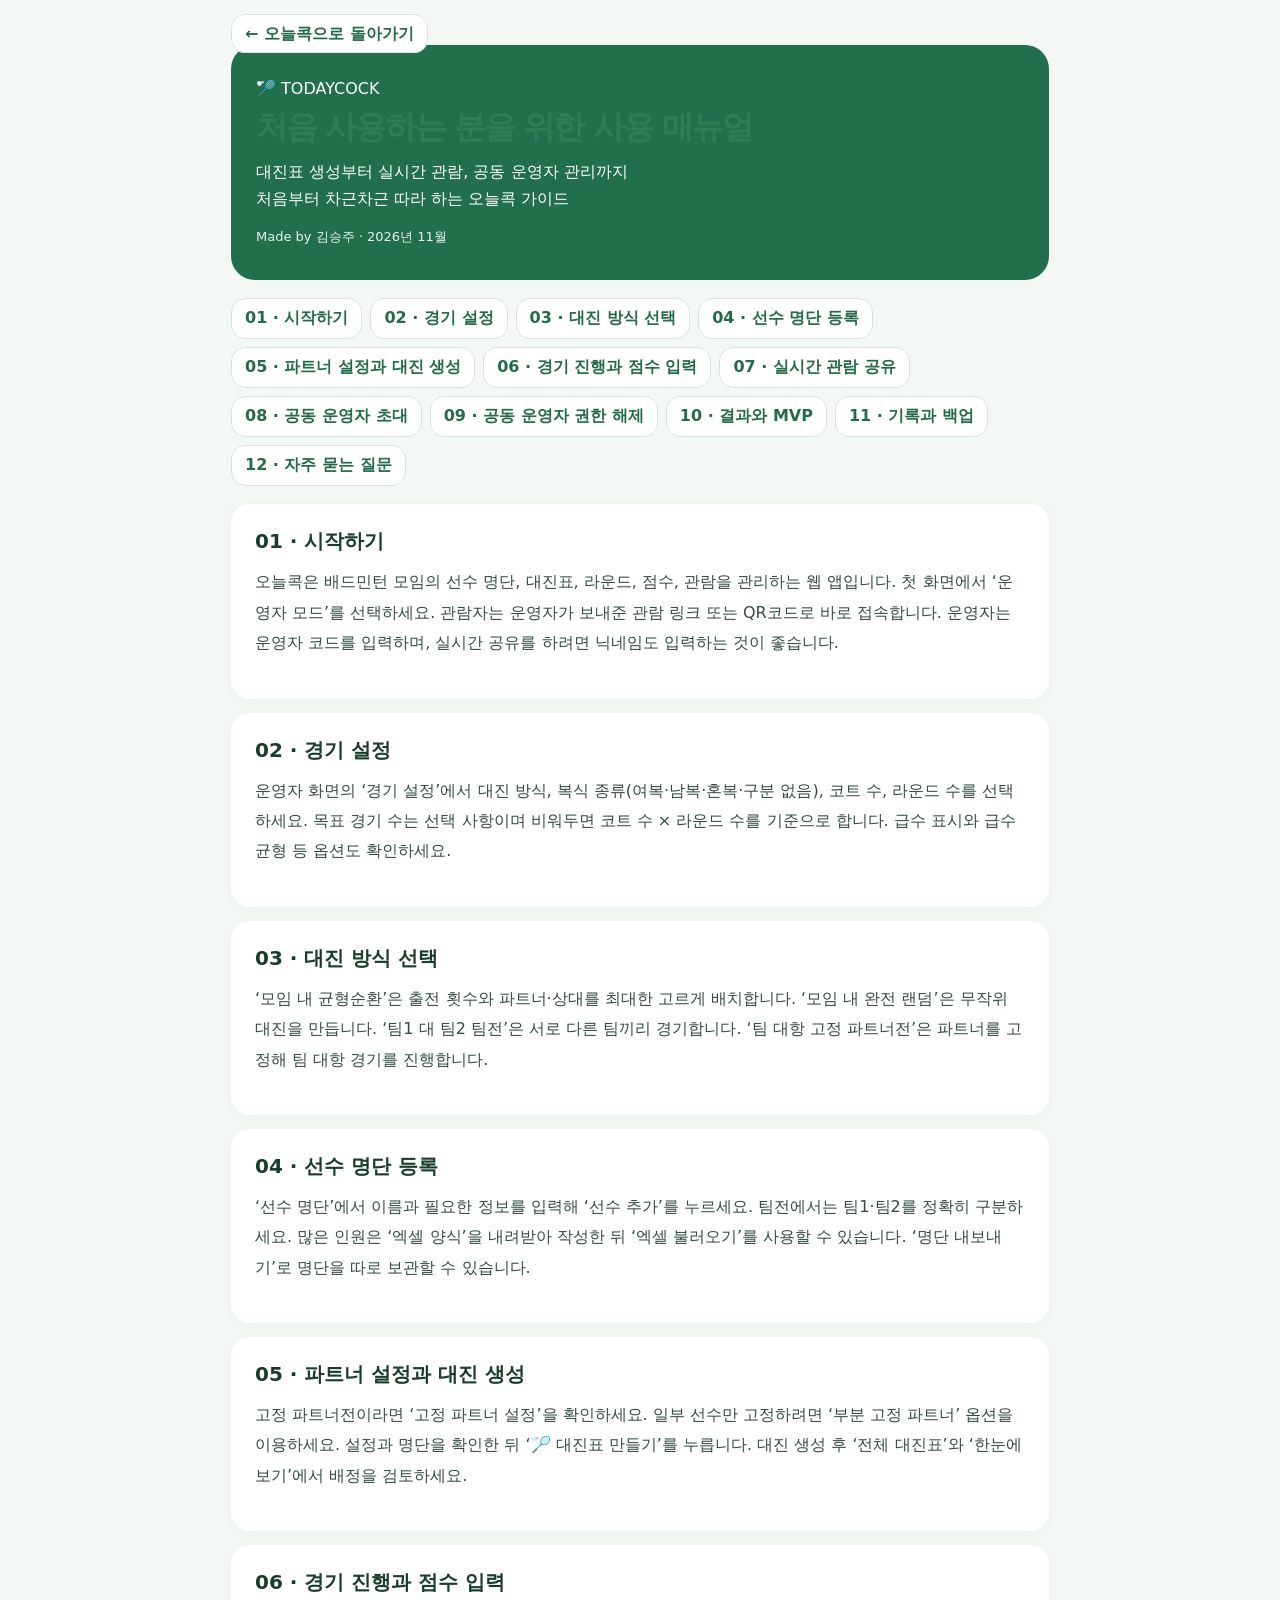
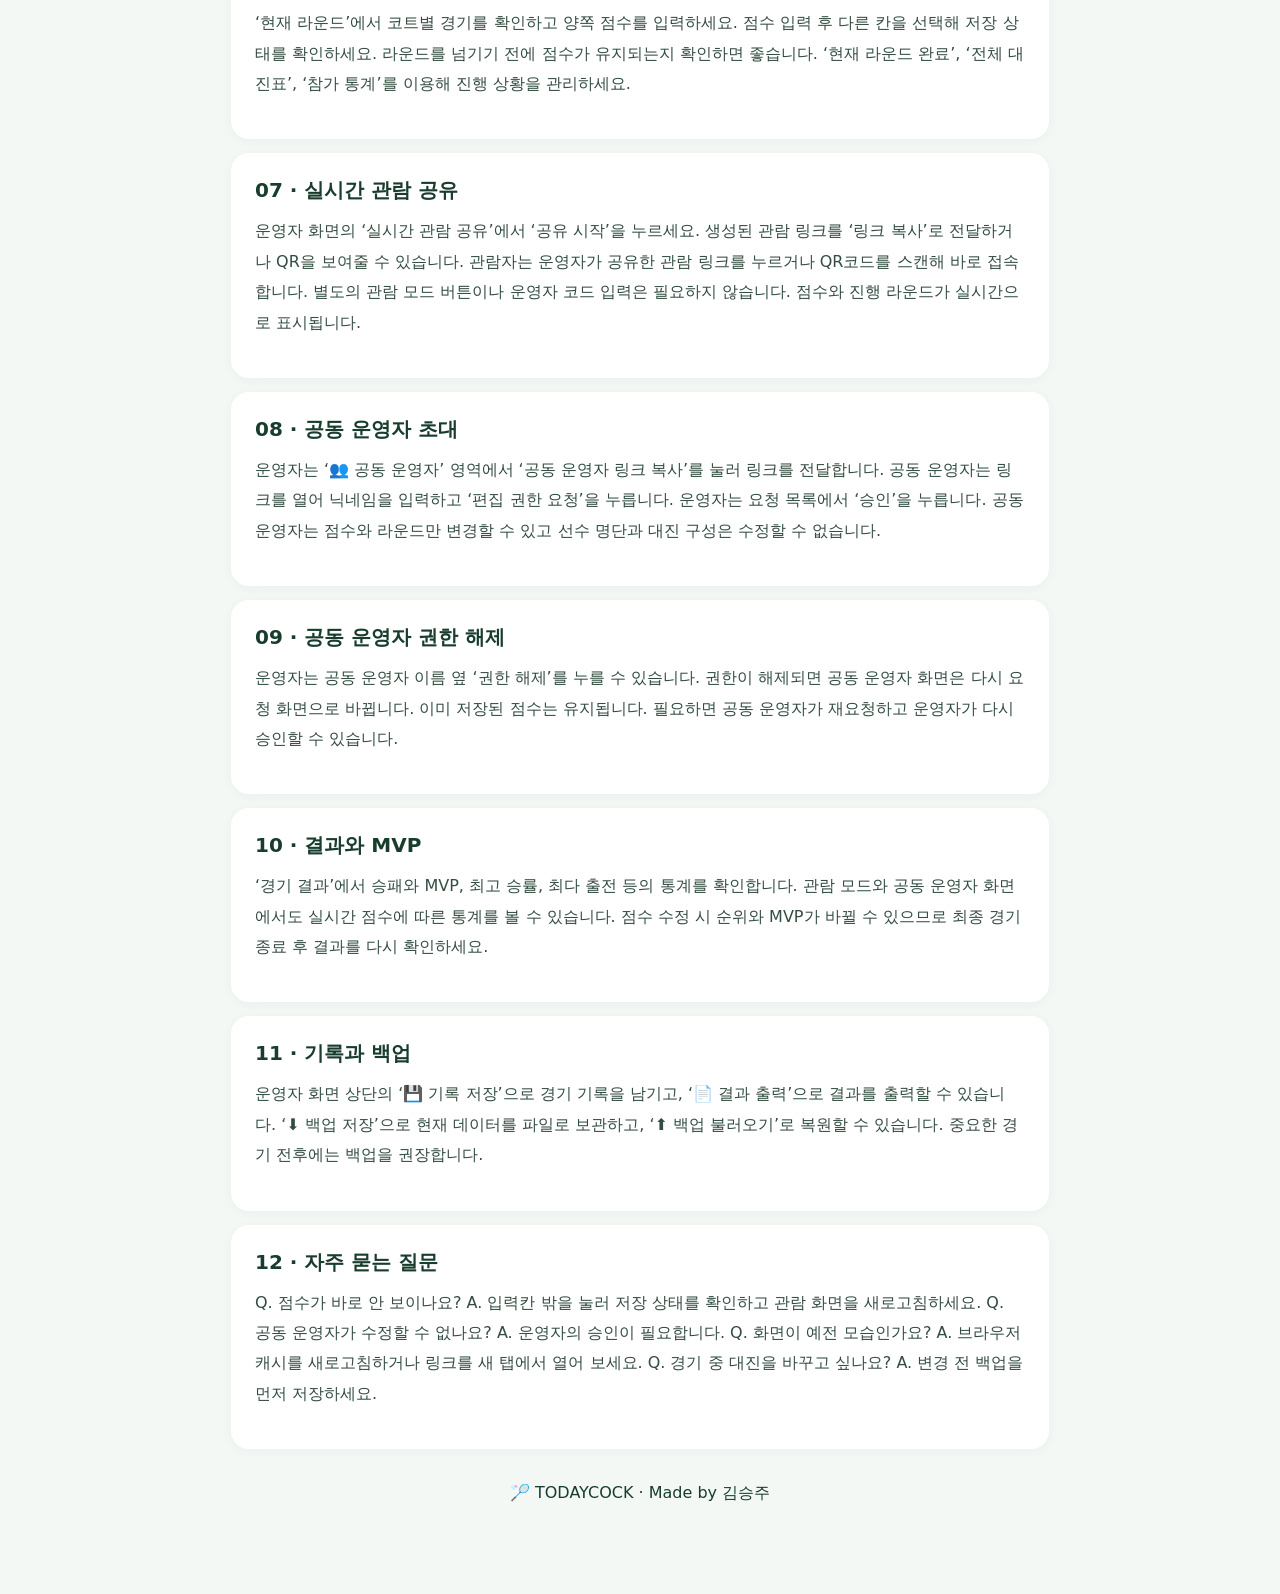
<file: guide.html>
<!doctype html><html lang="ko"><head><meta charset="utf-8"><meta name="viewport" content="width=device-width,initial-scale=1"><title>오늘콕 | 처음 사용하는 분을 위한 매뉴얼</title><link rel="stylesheet" href="style.css"><style>body{background:#f3f8f5;color:#183d2c;font-family:system-ui,-apple-system,sans-serif}.manual{max-width:850px;margin:auto;padding:24px 16px 70px}.hero{background:#226f4d;color:white;border-radius:24px;padding:34px 25px}.hero h1{font-size:32px;margin:8px 0}.hero p{line-height:1.7}.nav{display:flex;flex-wrap:wrap;gap:8px;margin:18px 0}.nav a,.back{background:#fff;border:1px solid #d6e6dc;padding:9px 13px;border-radius:14px;color:#246a4b;text-decoration:none;font-weight:650}.manual section{background:#fff;padding:24px;margin:14px 0;border-radius:18px;box-shadow:0 2px 12px #183d2c0a}.manual h2{font-size:20px;margin:0 0 12px}.manual section p{line-height:1.9;white-space:pre-line;color:#344d40}.note{font-size:13px;color:#6b7e73}.manual footer{text-align:center;padding:20px}.manual .hero .note{color:#e5f4ea}@media print{.nav,.back{display:none}.manual section{break-inside:avoid;box-shadow:none;border:1px solid #ddd}.hero{background:white;color:black;border:1px solid #ddd}}</style></head><body><main class="manual"><a class="back" href="index.html">← 오늘콕으로 돌아가기</a><div class="hero"><div>🏸 TODAYCOCK</div><h1>처음 사용하는 분을 위한 사용 매뉴얼</h1><p>대진표 생성부터 실시간 관람, 공동 운영자 관리까지<br>처음부터 차근차근 따라 하는 오늘콕 가이드</p><div class="note">Made by 김승주 · 2026년 11월</div></div><nav class="nav"><a href="#step1">01 · 시작하기</a><a href="#step2">02 · 경기 설정</a><a href="#step3">03 · 대진 방식 선택</a><a href="#step4">04 · 선수 명단 등록</a><a href="#step5">05 · 파트너 설정과 대진 생성</a><a href="#step6">06 · 경기 진행과 점수 입력</a><a href="#step7">07 · 실시간 관람 공유</a><a href="#step8">08 · 공동 운영자 초대</a><a href="#step9">09 · 공동 운영자 권한 해제</a><a href="#step10">10 · 결과와 MVP</a><a href="#step11">11 · 기록과 백업</a><a href="#step12">12 · 자주 묻는 질문</a></nav><section id="step1"><h2>01 · 시작하기</h2><p>오늘콕은 배드민턴 모임의 선수 명단, 대진표, 라운드, 점수, 관람을 관리하는 웹 앱입니다. 첫 화면에서 ‘운영자 모드’를 선택하세요. 관람자는 운영자가 보내준 관람 링크 또는 QR코드로 바로 접속합니다. 운영자는 운영자 코드를 입력하며, 실시간 공유를 하려면 닉네임도 입력하는 것이 좋습니다.</p></section><section id="step2"><h2>02 · 경기 설정</h2><p>운영자 화면의 ‘경기 설정’에서 대진 방식, 복식 종류(여복·남복·혼복·구분 없음), 코트 수, 라운드 수를 선택하세요. 목표 경기 수는 선택 사항이며 비워두면 코트 수 × 라운드 수를 기준으로 합니다. 급수 표시와 급수 균형 등 옵션도 확인하세요.</p></section><section id="step3"><h2>03 · 대진 방식 선택</h2><p>‘모임 내 균형순환’은 출전 횟수와 파트너·상대를 최대한 고르게 배치합니다. ‘모임 내 완전 랜덤’은 무작위 대진을 만듭니다. ‘팀1 대 팀2 팀전’은 서로 다른 팀끼리 경기합니다. ‘팀 대항 고정 파트너전’은 파트너를 고정해 팀 대항 경기를 진행합니다.</p></section><section id="step4"><h2>04 · 선수 명단 등록</h2><p>‘선수 명단’에서 이름과 필요한 정보를 입력해 ‘선수 추가’를 누르세요. 팀전에서는 팀1·팀2를 정확히 구분하세요. 많은 인원은 ‘엑셀 양식’을 내려받아 작성한 뒤 ‘엑셀 불러오기’를 사용할 수 있습니다. ‘명단 내보내기’로 명단을 따로 보관할 수 있습니다.</p></section><section id="step5"><h2>05 · 파트너 설정과 대진 생성</h2><p>고정 파트너전이라면 ‘고정 파트너 설정’을 확인하세요. 일부 선수만 고정하려면 ‘부분 고정 파트너’ 옵션을 이용하세요. 설정과 명단을 확인한 뒤 ‘🏸 대진표 만들기’를 누릅니다. 대진 생성 후 ‘전체 대진표’와 ‘한눈에 보기’에서 배정을 검토하세요.</p></section><section id="step6"><h2>06 · 경기 진행과 점수 입력</h2><p>‘현재 라운드’에서 코트별 경기를 확인하고 양쪽 점수를 입력하세요. 점수 입력 후 다른 칸을 선택해 저장 상태를 확인하세요. 라운드를 넘기기 전에 점수가 유지되는지 확인하면 좋습니다. ‘현재 라운드 완료’, ‘전체 대진표’, ‘참가 통계’를 이용해 진행 상황을 관리하세요.</p></section><section id="step7"><h2>07 · 실시간 관람 공유</h2><p>운영자 화면의 ‘실시간 관람 공유’에서 ‘공유 시작’을 누르세요. 생성된 관람 링크를 ‘링크 복사’로 전달하거나 QR을 보여줄 수 있습니다. 관람자는 운영자가 공유한 관람 링크를 누르거나 QR코드를 스캔해 바로 접속합니다. 별도의 관람 모드 버튼이나 운영자 코드 입력은 필요하지 않습니다. 점수와 진행 라운드가 실시간으로 표시됩니다.</p></section><section id="step8"><h2>08 · 공동 운영자 초대</h2><p>운영자는 ‘👥 공동 운영자’ 영역에서 ‘공동 운영자 링크 복사’를 눌러 링크를 전달합니다. 공동 운영자는 링크를 열어 닉네임을 입력하고 ‘편집 권한 요청’을 누릅니다. 운영자는 요청 목록에서 ‘승인’을 누릅니다. 공동 운영자는 점수와 라운드만 변경할 수 있고 선수 명단과 대진 구성은 수정할 수 없습니다.</p></section><section id="step9"><h2>09 · 공동 운영자 권한 해제</h2><p>운영자는 공동 운영자 이름 옆 ‘권한 해제’를 누를 수 있습니다. 권한이 해제되면 공동 운영자 화면은 다시 요청 화면으로 바뀝니다. 이미 저장된 점수는 유지됩니다. 필요하면 공동 운영자가 재요청하고 운영자가 다시 승인할 수 있습니다.</p></section><section id="step10"><h2>10 · 결과와 MVP</h2><p>‘경기 결과’에서 승패와 MVP, 최고 승률, 최다 출전 등의 통계를 확인합니다. 관람 모드와 공동 운영자 화면에서도 실시간 점수에 따른 통계를 볼 수 있습니다. 점수 수정 시 순위와 MVP가 바뀔 수 있으므로 최종 경기 종료 후 결과를 다시 확인하세요.</p></section><section id="step11"><h2>11 · 기록과 백업</h2><p>운영자 화면 상단의 ‘💾 기록 저장’으로 경기 기록을 남기고, ‘📄 결과 출력’으로 결과를 출력할 수 있습니다. ‘⬇ 백업 저장’으로 현재 데이터를 파일로 보관하고, ‘⬆ 백업 불러오기’로 복원할 수 있습니다. 중요한 경기 전후에는 백업을 권장합니다.</p></section><section id="step12"><h2>12 · 자주 묻는 질문</h2><p>Q. 점수가 바로 안 보이나요? A. 입력칸 밖을 눌러 저장 상태를 확인하고 관람 화면을 새로고침하세요. Q. 공동 운영자가 수정할 수 없나요? A. 운영자의 승인이 필요합니다. Q. 화면이 예전 모습인가요? A. 브라우저 캐시를 새로고침하거나 링크를 새 탭에서 열어 보세요. Q. 경기 중 대진을 바꾸고 싶나요? A. 변경 전 백업을 먼저 저장하세요.</p></section><footer>🏸 TODAYCOCK · Made by 김승주</footer></main></body></html>
</file>
<file: style.css>
:root{
  --bg:#f4f6f5;--card:#fff;--text:#202a25;--muted:#748079;--line:#dfe7e2;
  --primary:#2f7d57;--primary-soft:#eaf4ee;--danger:#c54747;--warning:#c78d2b;
  --shadow:0 12px 32px rgba(41,72,56,.08)
}
*{box-sizing:border-box}
html,body{margin:0;min-height:100%;background:var(--bg);color:var(--text);font-family:-apple-system,BlinkMacSystemFont,"Pretendard","Noto Sans KR",sans-serif}
button,input,select{font:inherit}
button{cursor:pointer}
#app{min-height:100vh}
.screen{display:none;min-height:100vh;padding:20px}
.screen.active{display:block}
#homeScreen{display:none;align-items:center;justify-content:center}
#homeScreen.active{display:flex}
.brand-card,.panel,.card{background:var(--card);border:1px solid var(--line);box-shadow:var(--shadow)}
.brand-card,.panel{width:min(440px,100%);margin:auto;border-radius:28px;padding:26px}
.brand-card{text-align:center}
.brand-icon{width:76px;height:76px;margin:0 auto 14px;display:grid;place-items:center;border-radius:24px;background:var(--primary-soft);font-size:36px}
h1{margin:0;font-size:36px;letter-spacing:-2px;color:var(--primary)}
h2,h3,p{margin-top:0}
.brand-en{margin:4px 0 0;font-weight:900;letter-spacing:2px}
.brand-sub{margin:16px 0 0;font-size:18px;font-weight:800}
.brand-meta{margin:7px 0 0;color:var(--muted);font-size:12px}
.mode-buttons{display:grid;gap:10px;margin-top:26px}
.btn{min-height:50px;border:0;border-radius:16px;padding:0 18px;font-weight:900}
.btn.compact{min-height:42px;height:42px;border-radius:13px}
.primary{background:var(--primary);color:#fff}
.secondary{background:#fff;color:var(--text);border:1px solid var(--line)}
.danger{background:#fff0f0;color:var(--danger);border:1px solid #f0cccc}
.topbar,.app-header{display:flex;align-items:center;justify-content:space-between;max-width:980px;margin:0 auto 16px}
.header-actions,.round-nav{display:flex;gap:8px}
.icon-btn{width:44px;height:44px;border-radius:14px;border:1px solid var(--line);background:#fff}
.panel label,.card label,.modal label{display:block;margin:14px 0 7px;font-size:13px;font-weight:900}
input,select{width:100%;height:50px;border:1px solid var(--line);border-radius:15px;background:#fff;padding:0 14px;outline:none}
input:focus,select:focus{border-color:var(--primary);box-shadow:0 0 0 3px rgba(47,125,87,.12)}
.required{margin-left:5px;color:var(--danger);font-size:11px}
.optional{color:var(--muted);font-size:11px}
.help{margin:7px 0 0;color:var(--muted);font-size:12px;line-height:1.5}
.error{min-height:18px;color:var(--danger);font-size:12px}
.eyebrow{margin:0 0 4px;color:var(--primary);font-size:12px;font-weight:900;letter-spacing:.8px}
.content-stack{max-width:980px;margin:auto;display:grid;gap:14px}
.card{border-radius:22px;padding:18px}
.section-title,.section-head{display:flex;align-items:center;justify-content:space-between;gap:12px}
.section-title{justify-content:flex-start}
.section-title h3,.section-title p,.section-head h3,.section-head p{margin:0}
.section-title p,.section-head p{margin-top:4px;color:var(--muted);font-size:13px}
.step{width:34px;height:34px;border-radius:12px;background:var(--primary-soft);color:var(--primary);display:grid;place-items:center;font-weight:900;flex:none}
.form-grid{display:grid;grid-template-columns:repeat(2,1fr);gap:0 12px}
.check-row{display:flex!important;align-items:center;gap:8px;margin-top:16px!important}
.check-row input{width:18px;height:18px}
.sub-panel{margin-top:12px;padding:14px;border-radius:16px;background:#f8faf9;border:1px solid var(--line)}
.hidden{display:none!important}
.player-form-grid{display:grid;grid-template-columns:2fr 1fr 1fr 1fr auto;gap:8px;align-items:end;margin-top:14px}
.player-form-grid input,.player-form-grid select{height:44px}
.toolbar{display:flex;justify-content:space-between;gap:10px;align-items:center;margin-top:14px}
.segmented{display:flex;gap:4px;padding:4px;border-radius:14px;background:#eef3f0}
.segmented button{border:0;border-radius:10px;padding:8px 12px;background:transparent;color:var(--muted);font-weight:800}
.segmented button.active{background:#fff;color:var(--primary);box-shadow:0 3px 10px rgba(0,0,0,.06)}
.summary-chips{display:flex;flex-wrap:wrap;gap:7px;margin:14px 0}
.summary-chips span{padding:6px 10px;border:1px solid var(--line);border-radius:999px;background:#fff;font-size:12px;font-weight:800}
.player-list{display:grid;gap:8px}
.player-row{display:grid;grid-template-columns:1.5fr .8fr .6fr .6fr auto;align-items:center;gap:8px;padding:11px;border:1px solid var(--line);border-radius:14px;background:#fff}
.player-row .meta{font-size:12px;color:var(--muted)}
.delete-player{width:34px;height:34px;border:0;border-radius:10px;background:#fff0f0;color:var(--danger);font-weight:900}
.generate-panel{display:flex;justify-content:space-between;align-items:center;gap:14px;margin-top:16px;padding:15px;border-radius:17px;background:var(--primary-soft)}
.generate-panel p{margin:5px 0 0;color:var(--muted);font-size:12px}
.match-grid{display:grid;grid-template-columns:repeat(2,1fr);gap:10px;margin-top:14px}
.match-card{border:1px solid var(--line);border-radius:17px;padding:13px;background:#fff}
.match-card .match-head{display:flex;justify-content:space-between;gap:8px;margin-bottom:10px;color:var(--muted);font-size:12px}
.match-sides{display:grid;grid-template-columns:1fr auto 1fr;align-items:center;gap:8px;text-align:center}
.side-box{padding:10px;border-radius:12px;background:#f7faf8;font-weight:800}
.score-inputs{display:grid;grid-template-columns:1fr auto 1fr;gap:8px;align-items:center;margin-top:10px}
.score-inputs input{text-align:center;height:42px}
.round-block{margin-top:16px}
.round-block h4{color:var(--primary);margin:0 0 9px}
.schedule-match{display:grid;grid-template-columns:80px 1fr auto 1fr;gap:8px;align-items:center;padding:10px;border-bottom:1px solid var(--line)}
.schedule-match select{height:40px;font-size:13px}
.table-wrap{overflow:auto}
table{width:100%;border-collapse:collapse;margin-top:12px;min-width:620px}
th,td{border-bottom:1px solid var(--line);padding:10px;text-align:center;font-size:13px}
th{background:#f7faf8;color:var(--primary)}
.team-scoreboard{display:grid;grid-template-columns:1fr auto 1fr;gap:10px;align-items:center;margin-top:12px}
.team-score{padding:14px;border-radius:16px;background:var(--primary-soft);text-align:center}
.team-score strong{display:block;font-size:24px;color:var(--primary)}
.placeholder-block{margin-top:16px;padding:18px;border-radius:18px;background:var(--primary-soft);color:var(--primary)}
.modal-backdrop{display:none;position:fixed;inset:0;background:rgba(20,30,25,.45);padding:20px;align-items:center;justify-content:center;z-index:100}
.modal-backdrop.open{display:flex}
.modal{width:min(420px,100%);background:#fff;border-radius:24px;padding:22px}
.modal-actions{display:grid;grid-template-columns:1fr 1fr;gap:10px;margin-top:16px}
#toast{position:fixed;left:50%;bottom:24px;transform:translate(-50%,20px);opacity:0;pointer-events:none;background:#202a25;color:#fff;padding:11px 16px;border-radius:999px;font-size:13px;transition:.2s;z-index:200;white-space:nowrap}
#toast.show{opacity:1;transform:translate(-50%,0)}
@media(max-width:760px){
  .screen{padding:14px}
  .brand-card,.panel,.card{padding:16px}
  .form-grid{grid-template-columns:1fr}
  .player-form-grid{grid-template-columns:1fr 1fr}
  .player-form-grid #playerName{grid-column:1/-1}
  .player-form-grid #addPlayerBtn{grid-column:1/-1;width:100%}
  .toolbar{align-items:stretch;flex-direction:column}
  .player-row{grid-template-columns:1.4fr .8fr .6fr .6fr auto}
  .generate-panel{align-items:stretch;flex-direction:column}
  .generate-panel .btn{width:100%}
  .match-grid{grid-template-columns:1fr}
  .schedule-match{grid-template-columns:60px 1fr}
  .schedule-match .score-inline{grid-column:1/-1}
}


/* Alpha 3 realtime sharing */
.status-badge{
  display:inline-flex;align-items:center;justify-content:center;
  min-height:30px;padding:0 10px;border-radius:999px;
  background:#eef3f0;color:var(--muted);font-size:12px;font-weight:900
}
.status-badge.active{background:#e6f5eb;color:var(--primary)}
.status-badge.error{background:#fff0f0;color:var(--danger)}
.live-info-grid{display:grid;grid-template-columns:1fr 1fr;gap:10px;margin-top:14px}
.live-info-item{padding:13px;border:1px solid var(--line);border-radius:15px;background:#f8faf9}
.live-info-item span{display:block;color:var(--muted);font-size:12px;margin-bottom:4px}
.live-info-item strong{display:block;color:var(--primary)}
.live-actions{display:grid;grid-template-columns:1fr 1fr 1fr;gap:8px;margin-top:12px}
.viewer-shell{max-width:860px;margin:auto}
.viewer-event-head{display:flex;justify-content:space-between;gap:12px;align-items:flex-start}
.viewer-event-head h1{font-size:26px;letter-spacing:-1px}
.viewer-progress{margin-top:14px}
.progress-line{display:flex;justify-content:space-between;gap:10px;font-size:13px;font-weight:900}
.progress-track{height:10px;border-radius:999px;background:#e5ece8;overflow:hidden;margin-top:8px}
.progress-bar{height:100%;width:0;background:var(--primary);transition:width .2s}
.viewer-scoreboard{display:grid;grid-template-columns:1fr auto 1fr;gap:10px;align-items:center;margin-top:14px}
.viewer-score-team{padding:14px;border-radius:16px;background:var(--primary-soft);text-align:center}
.viewer-score-team span{display:block;font-size:12px;color:var(--muted)}
.viewer-score-team strong{display:block;font-size:24px;color:var(--primary)}
.viewer-round-card{margin-top:14px}
.viewer-round-meta{display:flex;justify-content:space-between;gap:10px;align-items:center;margin-bottom:10px}
.viewer-match{padding:12px;border:1px solid var(--line);border-radius:15px;background:#fff;margin-top:8px}
.viewer-match-head{display:flex;justify-content:space-between;gap:8px;color:var(--muted);font-size:12px;margin-bottom:8px}
.viewer-match-body{display:grid;grid-template-columns:1fr auto 1fr;gap:8px;align-items:center;text-align:center}
.viewer-side{padding:10px;border-radius:12px;background:#f7faf8;font-weight:800}
.viewer-score{font-weight:900;color:var(--primary)}
.viewer-empty{padding:24px;text-align:center;color:var(--muted)}
details.viewer-next{margin-top:14px}
details.viewer-next summary{cursor:pointer;color:var(--primary);font-weight:900}
@media(max-width:760px){
  .live-info-grid,.live-actions{grid-template-columns:1fr}
  .viewer-event-head{flex-direction:column}
}


/* Version 2.0 Final */
.operator-toolbar{
  max-width:980px;margin:0 auto 14px;display:grid;grid-template-columns:repeat(4,1fr);gap:8px
}
.tool-btn{
  min-height:42px;border:1px solid var(--line);border-radius:14px;background:#fff;
  color:var(--text);font-weight:900
}
.tool-btn.active{background:var(--primary-soft);color:var(--primary);border-color:#bdd9c8}
.tool-btn:disabled{opacity:.45;cursor:not-allowed}
.result-hero{
  display:grid;grid-template-columns:1fr auto 1fr;gap:12px;align-items:center;
  margin-top:14px;padding:18px;border-radius:18px;background:var(--primary-soft);text-align:center
}
.result-team strong{display:block;font-size:30px;color:var(--primary)}
.result-team span{display:block;color:var(--muted);font-size:12px}
.award-grid{display:grid;grid-template-columns:repeat(3,1fr);gap:10px;margin-top:12px}
.award-card{padding:14px;border:1px solid var(--line);border-radius:16px;background:#fff;text-align:center}
.award-card span{display:block;color:var(--muted);font-size:12px;margin-bottom:5px}
.award-card strong{display:block;color:var(--primary)}
.record-item{border:1px solid var(--line);border-radius:16px;padding:13px;margin-top:9px;background:#fff}
.record-item-head{display:flex;justify-content:space-between;gap:10px}
.record-item h4{margin:0 0 5px;color:var(--primary)}
.record-meta{color:var(--muted);font-size:12px;line-height:1.5}
.record-actions{display:flex;gap:7px;margin-top:10px}
.record-actions button{min-height:36px;height:36px;border-radius:12px}
.record-modal{width:min(760px,96vw);max-height:88vh;overflow:auto}
.record-round{margin-top:14px}
.record-match{padding:10px;border:1px solid var(--line);border-radius:12px;margin-top:7px;background:#f8faf9}
.qr-box{display:flex;align-items:center;justify-content:center;min-height:220px;margin:12px 0;padding:14px;background:#fff;border:1px solid var(--line);border-radius:16px}
.locked select,.locked [data-player]{pointer-events:none;opacity:.65}
.quick-complete{margin-top:8px;width:100%;height:38px;border:0;border-radius:12px;background:var(--primary-soft);color:var(--primary);font-weight:900}
@media(max-width:760px){
  .operator-toolbar{grid-template-columns:1fr 1fr}
  .award-grid{grid-template-columns:1fr}
  .result-hero{grid-template-columns:1fr}
}
@media print{
  body{background:#fff}
  .screen:not(#adminMainScreen),.app-header,.operator-toolbar,#liveShareCard,
  #recordsCard,#settingsModal,#nicknameModal,#qrModal,#recordModal,#toast,
  .btn,.icon-btn,.tool-btn{display:none!important}
  #adminMainScreen{display:block!important;padding:0}
  .content-stack{max-width:none}
  .card{box-shadow:none;border:0}
}


/* Fix 3: mobile width, fixed partner, AI, schedule and team stats */
html,body{max-width:100%;overflow-x:hidden}
#app,.screen,.content-stack,.card,.panel,.match-card,.schedule-edit-card{min-width:0;max-width:100%}
.content-stack{width:100%}
.section-head>*,.section-title>*,.generate-panel>*{min-width:0}
.match-sides,.score-inputs{min-width:0}
.side-box{min-width:0;overflow-wrap:anywhere;word-break:keep-all}
.fixed-team-grid{display:grid;grid-template-columns:1fr 1fr;gap:14px;margin-top:12px}
.fixed-team-grid h4{margin:0 0 8px;color:var(--primary)}
.fixed-pair-list{display:grid;gap:8px}
.fixed-pair-row{display:grid;grid-template-columns:auto minmax(0,1fr) auto minmax(0,1fr);gap:7px;align-items:center;padding:9px;border:1px solid var(--line);border-radius:14px;background:#fff}
.fixed-pair-row select{height:42px;min-width:0}
.fixed-pair-row span{font-size:12px;font-weight:900;color:var(--primary)}
.ai-helper{display:flex;justify-content:space-between;align-items:center;gap:12px;margin-top:14px;padding:15px;border-radius:17px;background:linear-gradient(135deg,#eef8f2,#f7fbf9);border:1px solid #cfe4d7}
.ai-helper>div{min-width:0}.ai-label{display:block;color:var(--primary);font-size:12px;font-weight:900;margin-bottom:5px}.ai-helper strong{display:block}.ai-helper p{margin:5px 0 0;color:var(--muted);font-size:12px;line-height:1.5}
.schedule-edit-list{display:grid;gap:10px}.schedule-edit-card{padding:12px;border:1px solid var(--line);border-radius:16px;background:#fff;overflow:hidden}
.schedule-edit-head{display:flex;justify-content:space-between;gap:10px;align-items:center;margin-bottom:10px}.schedule-edit-head span{font-weight:900;color:var(--primary)}
.schedule-edit-sides{display:grid;grid-template-columns:minmax(0,1fr) auto minmax(0,1fr);gap:9px;align-items:center}.edit-side{display:grid;gap:7px;min-width:0}.edit-side b{text-align:center;color:var(--primary);font-size:12px}.edit-side select{height:42px;min-width:0;width:100%}.edit-vs{font-weight:900;color:var(--muted)}
.team-stats-grid{display:grid;grid-template-columns:1fr 1fr;gap:12px}.team-stats-block{min-width:0;padding:12px;border:1px solid var(--line);border-radius:16px;background:#fff}.team-stats-block h4{margin:0;color:var(--primary)}.team-stats-block .table-wrap{width:100%}.team-stats-block table{min-width:470px}
@media(max-width:760px){
  .fixed-team-grid,.team-stats-grid{grid-template-columns:1fr}
  .fixed-pair-row{grid-template-columns:34px minmax(0,1fr);}.fixed-pair-row b{display:none}.fixed-pair-row select{grid-column:2}
  .ai-helper{align-items:stretch;flex-direction:column}.ai-helper .btn{width:100%}
  .schedule-edit-sides{grid-template-columns:1fr}.edit-vs{text-align:center}.schedule-edit-card{padding:11px}
  .match-sides{grid-template-columns:1fr}.match-sides>b{padding:3px}.score-inputs{grid-template-columns:minmax(0,1fr) auto minmax(0,1fr)}
  .section-head{align-items:flex-start;flex-wrap:wrap}.round-nav{width:100%;display:grid;grid-template-columns:1fr auto auto}.round-nav .small-btn{width:100%}
}


/* Stable Fix 5: autosave and recovery */
.save-status-bar{
  max-width:980px;margin:0 auto 8px;padding:9px 12px;border:1px solid var(--line);
  border-radius:13px;background:#fff;display:flex;justify-content:space-between;gap:10px;
  color:var(--muted);font-size:12px;font-weight:800
}
#autoSaveStatus.saving{color:var(--warning)}
#autoSaveStatus.saved{color:var(--primary)}
#autoSaveStatus.error{color:var(--danger)}
.operator-toolbar{grid-template-columns:repeat(3,1fr)}
.recovery-actions{grid-template-columns:1fr 1fr}
@media(max-width:760px){
  .save-status-bar{align-items:flex-start;flex-direction:column}
  .operator-toolbar{grid-template-columns:1fr 1fr}
}


/* Stable Fix 6: roster Excel and mobile date */
.excel-toolbar{
  display:grid;
  grid-template-columns:repeat(3,minmax(0,1fr));
  gap:8px;
  margin-top:12px
}
.excel-toolbar .btn{
  width:100%;
  min-width:0;
  white-space:nowrap
}
.excel-help{margin-bottom:2px}
input[type="date"]{
  display:block;
  width:100%;
  min-width:0;
  max-width:100%;
  box-sizing:border-box;
  -webkit-appearance:none;
  appearance:none
}
.form-grid>div,.sub-panel,.card{min-width:0}
@media(max-width:560px){
  .excel-toolbar{grid-template-columns:1fr}
  input[type="date"]{
    font-size:16px;
    padding-left:12px;
    padding-right:8px
  }
}


/* Stable Fix 7: user guidance, date centering, generation options */
.generation-options{
  margin-top:16px;
  padding:14px;
  border:1px solid var(--line);
  border-radius:16px;
  background:#f8faf9
}
.generation-options-title{
  display:flex;
  justify-content:space-between;
  gap:10px;
  align-items:center;
  margin-bottom:6px
}
.generation-options-title span{
  color:var(--muted);
  font-size:12px
}
.option-row{
  display:grid!important;
  grid-template-columns:22px 1fr;
  gap:10px;
  align-items:center;
  margin:0!important;
  padding:10px 0;
  border-bottom:1px solid var(--line)
}
.option-row:last-child{border-bottom:0}
.option-row input{
  width:18px;
  height:18px;
  margin:0
}
.option-row span,.option-row b,.option-row small{
  display:block
}
.option-row small{
  margin-top:3px;
  color:var(--muted);
  font-size:11px;
  line-height:1.4
}

/* iOS date text vertical centering */
input[type="date"]{
  height:50px!important;
  line-height:50px!important;
  padding-top:0!important;
  padding-bottom:0!important;
}
input[type="date"]::-webkit-date-and-time-value{
  display:flex;
  align-items:center;
  min-height:50px;
  height:50px;
  line-height:50px;
  text-align:left;
}
input[type="date"]::-webkit-datetime-edit{
  display:flex;
  align-items:center;
  min-height:50px;
  height:50px;
  padding:0;
}
input[type="date"]::-webkit-calendar-picker-indicator{
  margin:0;
}
@media(max-width:560px){
  .generation-options-title{
    align-items:flex-start;
    flex-direction:column
  }
}


/* TODAYCOCK 2.1 UI */
.title-with-help{
  display:flex;
  align-items:center;
  gap:7px
}
.title-with-help h3{margin:0}
.help-circle{
  width:24px;
  height:24px;
  padding:0;
  border:1px solid var(--line);
  border-radius:50%;
  background:#fff;
  color:var(--primary);
  font-size:13px;
  font-weight:900;
  line-height:22px
}
.mode-description{
  margin-top:9px;
  padding:11px 12px;
  border:1px solid #d8e7dd;
  border-radius:14px;
  background:var(--primary-soft)
}
.mode-description-head{
  display:flex;
  align-items:center;
  gap:7px
}
.mode-description-head strong{
  color:var(--primary);
  font-size:13px
}
.mode-description p{
  margin:6px 0 0;
  color:#59675f;
  font-size:12px;
  line-height:1.55
}
.recommend-badge{
  display:inline-flex;
  align-items:center;
  min-height:22px;
  padding:0 8px;
  border-radius:999px;
  background:var(--primary);
  color:#fff;
  font-size:10px;
  font-weight:900
}
.recommend-badge.hidden{display:none!important}
.guide-modal{text-align:left}
.guide-logo{
  width:58px;
  height:58px;
  display:grid;
  place-items:center;
  margin:0 auto 10px;
  border-radius:18px;
  background:var(--primary-soft);
  font-size:29px
}
.guide-modal>h3{text-align:center}
.guide-steps{
  display:grid;
  gap:9px;
  margin:15px 0
}
.guide-step{
  display:grid;
  grid-template-columns:34px 1fr;
  gap:10px;
  align-items:center;
  padding:10px;
  border:1px solid var(--line);
  border-radius:14px;
  background:#fff
}
.guide-step>span{
  width:32px;
  height:32px;
  display:grid;
  place-items:center;
  border-radius:11px;
  background:var(--primary-soft);
  color:var(--primary);
  font-weight:900
}
.guide-step b,.guide-step small{display:block}
.guide-step small{
  margin-top:3px;
  color:var(--muted);
  font-size:11px;
  line-height:1.4
}
.guide-hide-row{
  justify-content:center;
  margin:10px 0 13px!important
}
.guide-modal>.btn{width:100%}
.mode-guide-list{
  display:grid;
  gap:9px;
  margin-top:15px
}
.mode-guide-item{
  display:grid;
  grid-template-columns:38px 1fr;
  gap:10px;
  align-items:center;
  padding:12px;
  border:1px solid var(--line);
  border-radius:14px;
  background:#fff
}
.mode-guide-item.recommended{
  background:var(--primary-soft);
  border-color:#c5ddcf
}
.mode-guide-item>span{
  font-size:23px;
  text-align:center
}
.mode-guide-item b,.mode-guide-item small{display:block}
.mode-guide-item b{font-size:13px}
.mode-guide-item small{
  margin-top:4px;
  color:var(--muted);
  font-size:11px;
  line-height:1.5
}
.mode-guide-item em{
  margin-left:4px;
  padding:2px 6px;
  border-radius:999px;
  background:var(--primary);
  color:#fff;
  font-size:9px;
  font-style:normal
}

/* TODAYCOCK 2.2 */
.partial-pair-panel{margin-top:16px}.partial-pair-row{display:grid;grid-template-columns:minmax(0,1fr) 24px minmax(0,1fr) 90px 38px;gap:7px;align-items:center;margin:8px 0}
.partial-pair-row select,.partial-pair-row input{width:100%;min-width:0}.partial-pair-vs{text-align:center;font-weight:900;color:var(--muted)}
.partial-pair-count{display:flex;align-items:center;gap:4px}.partial-pair-count input{text-align:center}
.partial-pair-remove{width:38px;height:42px;border:1px solid var(--line);border-radius:10px;background:#fff;color:var(--danger);font-weight:900}
@media(max-width:560px){.partial-pair-row{grid-template-columns:1fr 24px 1fr}.partial-pair-count{grid-column:1/3}.partial-pair-remove{grid-column:3;grid-row:2;width:100%}}

.player-team-field.mode-hidden{display:none!important}
.roster-mode-note{margin:10px 0;padding:10px 12px;border-radius:12px;background:var(--primary-soft);color:#526158;font-size:12px;line-height:1.5}
.roster-mode-note strong{color:var(--primary)}

/* 2.2.2: only the team selector is hidden; player registration remains visible */
.player-team-field{display:block;width:100%;min-width:0}
.player-team-field>select{width:100%;min-width:0}
.player-team-field.mode-hidden{display:none!important}

/* 2.2.4 placement */
#partialPairPanel{margin-top:16px;margin-bottom:16px}
#addPartialPairBtn{position:relative;z-index:2;pointer-events:auto}

/* Desktop readability: restore centered operator workspace without changing mobile */
@media screen and (min-width: 900px) {
  #adminMainScreen { padding: 28px 32px 64px; }
  #adminMainScreen .app-header,
  #adminMainScreen .save-status-bar,
  #adminMainScreen .operator-toolbar,
  #adminMainScreen .content-stack { width: 100%; max-width: 1080px; margin-left: auto; margin-right: auto; box-sizing: border-box; }
  #adminMainScreen .content-stack { gap: 20px; }
  #adminMainScreen .card { padding: 26px 30px; }
  #adminMainScreen .operator-toolbar { grid-template-columns: repeat(3, minmax(0, 1fr)); gap: 10px; }
  #adminMainScreen .form-grid { column-gap: 20px; row-gap: 18px; }
  #adminMainScreen .section-title { margin-bottom: 18px; }
  #adminMainScreen .generation-options { margin-top: 20px; }
}
</file>
